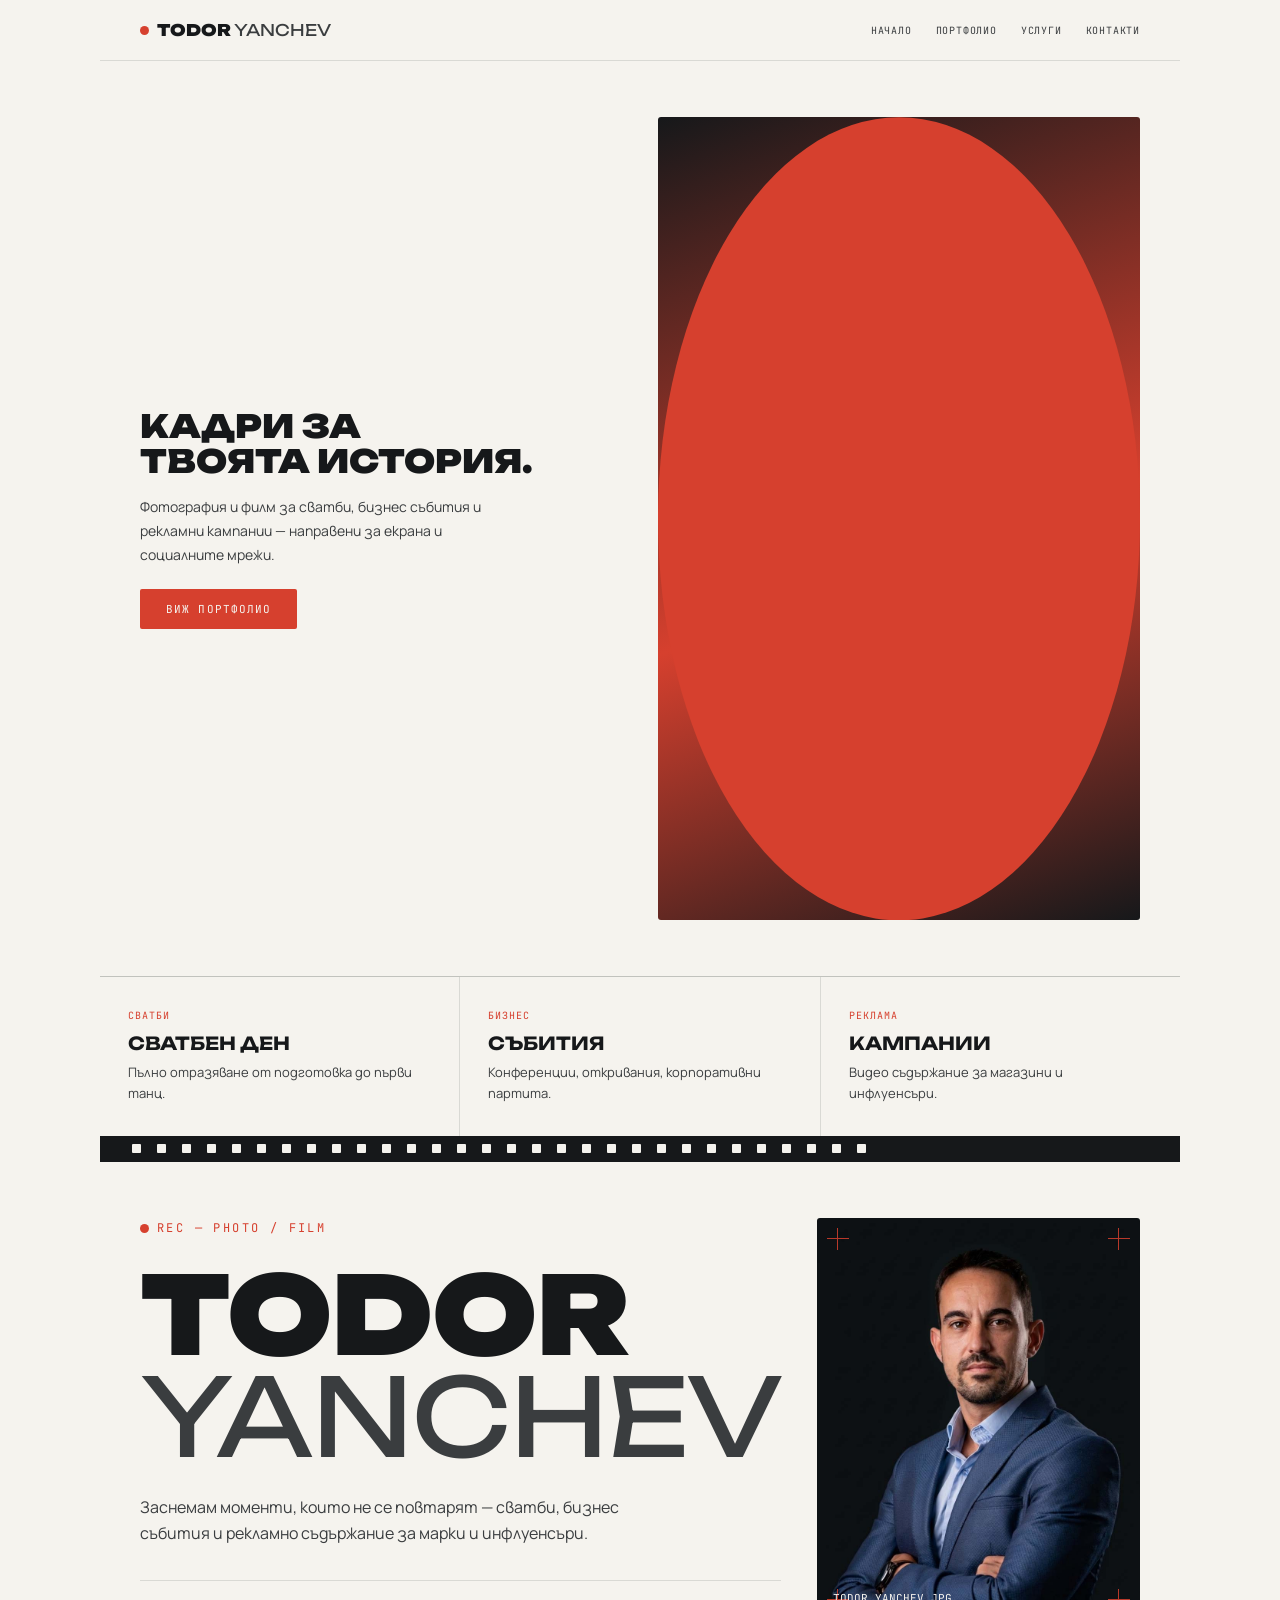
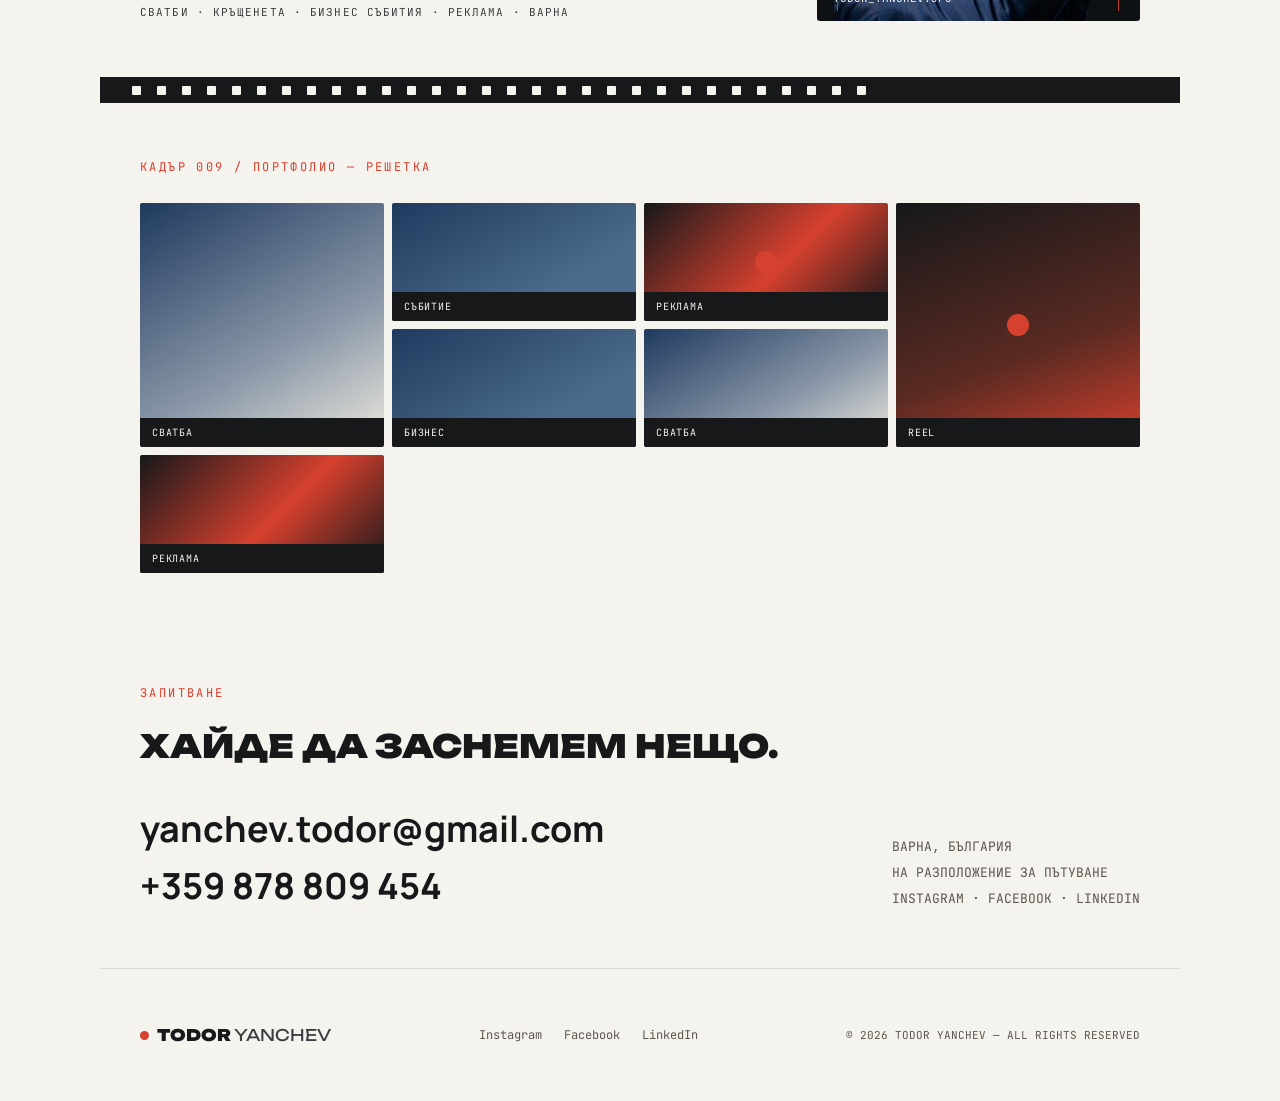
<file: todor-yanchev-website.html>
<!DOCTYPE html>
<html lang="bg">

<head>
  <meta charset="UTF-8">
  <meta name="viewport" content="width=device-width, initial-scale=1.0">
  <title>Todor Yanchev — Photography &amp; Videography</title>

  <!-- Preconnect & Clean Font Imports -->
  <link rel="preconnect" href="https://fonts.googleapis.com">
  <link rel="preconnect" href="https://fonts.gstatic.com" crossorigin>
  <link
    href="https://fonts.googleapis.com/css2?family=JetBrains+Mono:wght@400;500;600&family=Manrope:wght@400;500;600;700&family=Unbounded:wght@400;600;700;900&display=swap"
    rel="stylesheet">
  <link href="./style.css" rel="stylesheet">

</head>

<body>

  <div class="site">
    <div class="wrap">

      <!-- Navigation -->
      <nav class="site-nav">
        <div class="brand-logo">
          <span class="rec-dot"></span>
          Todor <span class="thin">&nbsp;YANCHEV</span>
        </div>
        <div class="links">
          <a href="#home">Начало</a>
          <a href="#portfolio">Портфолио</a>
          <a href="#services">Услуги</a>
          <a href="#contact">Контакти</a>
        </div>
      </nav>

      <main>
        <!-- Main Hero Section -->
        <section class="site-hero" id="home">
          <div>
            <h1>Кадри за<br>твоята история.</h1>
            <p>Фотография и филм за сватби, бизнес събития и рекламни кампании — направени за екрана и социалните мрежи.
            </p>
            <a href="#portfolio" class="cta">Виж портфолио</a>
          </div>
          <div class="visual">
            <div class="play">
              <iframe
                src="https://www.youtube.com/embed/BaR7aVOiDiM?autoplay=1&mute=1&controls=0&loop=1&playlist=BaR7aVOiDiM"
                title="YouTube Short" frameborder="0"
                allow="accelerometer; autoplay; clipboard-write; encrypted-media; gyroscope; picture-in-picture"
                allowfullscreen>
              </iframe>
            </div>
          </div>
        </section>

        <!-- Services Row -->
        <section class="services-row" id="services">
          <article class="service-cell">
            <div class="tag2">Сватби</div>
            <h3>Сватбен ден</h3>
            <p>Пълно отразяване от подготовка до първи танц.</p>
          </article>
          <article class="service-cell">
            <div class="tag2">Бизнес</div>
            <h3>Събития</h3>
            <p>Конференции, откривания, корпоративни партита.</p>
          </article>
          <article class="service-cell">
            <div class="tag2">Реклама</div>
            <h3>Кампании</h3>
            <p>Видео съдържание за магазини и инфлуенсъри.</p>
          </article>
        </section>

        <!-- Film Sprocket Divider -->
        <div class="sprocket" aria-hidden="true">
          <span></span><span></span><span></span><span></span><span></span><span></span><span></span><span></span><span></span><span></span>
          <span></span><span></span><span></span><span></span><span></span><span></span><span></span><span></span><span></span><span></span>
          <span></span><span></span><span></span><span></span><span></span><span></span><span></span><span></span><span></span><span></span>
        </div>

        <!-- Personal Brand Hero -->
        <section class="hero">
          <div>
            <div class="rec-line"><span class="rec-dot"></span>REC — Photo / Film</div>
            <div class="wordmark">TODOR<br><span class="thin">YANCHEV</span></div>
            <p class="subline">Заснемам моменти, които не се повтарят — сватби, бизнес събития и рекламно съдържание за
              марки и инфлуенсъри.</p>
            <div class="hero-tags">Сватби · Кръщенета · Бизнес събития · Реклама · Варна</div>
          </div>
          <div class="about-frame frame always">
            <span class="c tl"></span><span class="c tr"></span>
            <span class="c bl"></span><span class="c br"></span>
            <span class="tag">TODOR_YANCHEV.JPG</span>
          </div>
        </section>

        <!-- Film Sprocket Divider -->
        <div class="sprocket" aria-hidden="true">
          <span></span><span></span><span></span><span></span><span></span><span></span><span></span><span></span><span></span><span></span>
          <span></span><span></span><span></span><span></span><span></span><span></span><span></span><span></span><span></span><span></span>
          <span></span><span></span><span></span><span></span><span></span><span></span><span></span><span></span><span></span><span></span>
        </div>

        <!-- Portfolio Grid Section -->
        <section class="bordered" id="portfolio">
          <div class="frame-no">Кадър 009 / Портфолио — решетка</div>
          <div class="portfolio-grid">
            <div class="p-tile tall fr">
              <div class="ph wedding"></div>
              <div class="tag"><span>Сватба</span></div>
            </div>
            <div class="p-tile fr">
              <div class="ph event"></div>
              <div class="tag"><span>Събитие</span></div>
            </div>
            <div class="p-tile fr">
              <div class="ph commercial"></div>
              <div class="play" style="width:22px;height:22px;"></div>
              <div class="tag"><span>Реклама</span></div>
            </div>
            <div class="p-tile tall fr">
              <div class="ph reel"></div>
              <div class="play" style="width:22px;height:22px;"></div>
              <div class="tag"><span>Reel</span></div>
            </div>
            <div class="p-tile fr">
              <div class="ph event"></div>
              <div class="tag"><span>Бизнес</span></div>
            </div>
            <div class="p-tile fr">
              <div class="ph wedding"></div>
              <div class="tag"><span>Сватба</span></div>
            </div>
            <div class="p-tile fr">
              <div class="ph commercial"></div>
              <div class="tag"><span>Реклама</span></div>
            </div>
          </div>
        </section>

        <!-- Contact Section -->
        <section class="contact bordered" id="contact">
          <div class="eyebrow">Запитване</div>
          <h2 class="section-title">Хайде да заснемем нещо.</h2>
          <div class="contact-row">
            <div class="contact-links">
              <a href="mailto:yanchev.todor@gmail.com">yanchev.todor@gmail.com</a>
              <a href="tel:+359878809454">+359 878 809 454</a>
            </div>
            <div class="contact-meta">
              ВАРНА, БЪЛГАРИЯ<br>
              НА РАЗПОЛОЖЕНИЕ ЗА ПЪТУВАНЕ<br>
              INSTAGRAM · FACEBOOK · LINKEDIN
            </div>
          </div>
        </section>
      </main>

      <!-- Footer -->
      <footer>
        <div class="foot-row">
          <div class="brand-logo">
            <span class="rec-dot"></span>
            Todor <span class="thin">&nbsp;YANCHEV</span>
          </div>
          <div class="foot-links">
            <a href="#">Instagram</a>
            <a href="#">Facebook</a>
            <a href="#">LinkedIn</a>
          </div>
          <div class="copy">© 2026 TODOR YANCHEV — ALL RIGHTS RESERVED</div>
        </div>
      </footer>

    </div>
  </div>

</body>

</html>
</file>
<file: style.css>
/* 1. Reset & Global Variables */
*,
*::before,
*::after {
    box-sizing: border-box;
    margin: 0;
    padding: 0;
}

iframe {
    display: block;
    width: 100%;
    height: 100%;
    pointer-events: none;
}

:root {
    /* Color Palette */
    --paper: #F5F3EE;
    --paper-2: #EDE9DE;
    --ink: #16181A;
    --ink-soft: #3A3D3F;
    --rec: #D6402E;
    --navy: #1F3A5F;
    --line: rgba(22, 24, 26, 0.12);
    --stone: #5c574f;

    /* Typography */
    --font-display: 'Unbounded', sans-serif;
    --font-body: 'Manrope', sans-serif;
    --font-mono: 'JetBrains Mono', monospace;
}

body {
    background-color: var(--paper-2);
    color: var(--ink);
    font-family: var(--font-body);
    -webkit-font-smoothing: antialiased;
}

/* 2. Base Layout Components */
.wrap {
    max-width: 1080px;
    margin: 0 auto;
}

.site {
    background: var(--paper);
}

.bordered {
    padding: 56px 40px;
}

.thin {
    font-weight: 400;
    color: var(--ink-soft);
}

.rec-dot {
    display: inline-block;
    width: 9px;
    height: 9px;
    border-radius: 50%;
    background: var(--rec);
    margin-right: 8px;
    vertical-align: middle;
}

/* 3. Navigation */
.site-nav {
    display: flex;
    justify-content: space-between;
    align-items: center;
    padding: 20px 40px;
    border-bottom: 1px solid var(--line);
}

.brand-logo {
    display: flex;
    align-items: center;
    font-family: var(--font-display);
    font-weight: 900;
    font-size: 16px;
    text-transform: uppercase;
}

.site-nav .links {
    display: flex;
    gap: 24px;
    font-family: var(--font-mono);
    font-size: 10px;
    letter-spacing: 0.08em;
    color: var(--ink-soft);
    text-transform: uppercase;
}

.site-nav .links a {
    color: inherit;
    text-decoration: none;
    transition: color 0.2s;
}

.site-nav .links a:hover {
    color: var(--rec);
}

/* 4. Hero Section */
.site-hero {
    display: grid;
    grid-template-columns: 1fr 1fr;
    gap: 36px;
    padding: 56px 40px;
    align-items: center;
}

.site-hero h1 {
    font-family: var(--font-display);
    font-weight: 900;
    font-size: 32px;
    text-transform: uppercase;
    line-height: 1.1;
}

.site-hero p {
    font-size: 14px;
    color: var(--ink-soft);
    line-height: 1.7;
    margin-top: 16px;
    max-width: 380px;
}

.cta {
    display: inline-block;
    margin-top: 22px;
    font-family: var(--font-mono);
    font-size: 11px;
    letter-spacing: 0.1em;
    text-transform: uppercase;
    color: var(--paper);
    background: var(--rec);
    padding: 13px 26px;
    border-radius: 2px;
    text-decoration: none;
    transition: opacity 0.2s;
}

.cta:hover {
    opacity: 0.9;
}

.site-hero .visual {
    aspect-ratio: 3/5;
    position: relative;
    border-radius: 3px;
    overflow: hidden;
    background: linear-gradient(160deg, var(--ink), var(--rec) 55%, var(--ink));
}

/* 5. Services Section */
.services-row {
    display: grid;
    grid-template-columns: repeat(3, 1fr);
    gap: 1px;
    background: var(--line);
    border-top: 1px solid var(--line);
}

.service-cell {
    background: var(--paper);
    padding: 32px 28px;
}

.service-cell .tag2 {
    font-family: var(--font-mono);
    font-size: 10px;
    color: var(--rec);
    letter-spacing: 0.1em;
    text-transform: uppercase;
}

.service-cell h3 {
    font-family: var(--font-display);
    font-weight: 700;
    font-size: 18px;
    margin-top: 10px;
    text-transform: uppercase;
}

.service-cell p {
    font-size: 13px;
    color: var(--ink-soft);
    margin-top: 8px;
    line-height: 1.6;
}

/* 6. Film Roll / Sprocket Separator */
.sprocket {
    height: 26px;
    background: var(--ink);
    display: flex;
    align-items: center;
    gap: 16px;
    overflow: hidden;
    padding: 0 32px;
}

.sprocket span {
    width: 9px;
    height: 9px;
    background: var(--paper);
    flex-shrink: 0;
    border-radius: 1px;
}

/* 7. Secondary Hero / About Intro */
.hero {
    display: grid;
    grid-template-columns: 1fr 1fr;
    gap: 36px;
    padding: 56px 40px;
    align-items: center;
}

.hero .rec-line {
    font-family: var(--font-mono);
    font-size: 12px;
    letter-spacing: 0.2em;
    text-transform: uppercase;
    color: var(--rec);
    margin-bottom: 28px;
}

.wordmark {
    font-family: var(--font-display);
    font-weight: 900;
    font-size: clamp(42px, 9vw, 108px);
    line-height: 0.95;
    letter-spacing: -0.01em;
    color: var(--ink);
    text-transform: uppercase;
}

.subline {
    font-size: 16px;
    color: var(--ink-soft);
    margin-top: 26px;
    max-width: 480px;
    line-height: 1.6;
}

.hero-tags {
    font-family: var(--font-mono);
    font-size: 11px;
    letter-spacing: 0.1em;
    text-transform: uppercase;
    color: var(--ink-soft);
    margin-top: 34px;
    padding-top: 24px;
    border-top: 1px solid var(--line);
}

.about-frame {
    aspect-ratio: 4 / 5;
    position: relative;
    border-radius: 3px;
    background: #17181B url('/ty.jpg') center/cover no-repeat;
}

.about-frame .tag {
    position: absolute;
    bottom: 16px;
    left: 16px;
    font-family: var(--font-mono);
    font-size: 11px;
    color: var(--paper);
}

/* Frame Target Corners */
.frame {
    position: relative;
}

.frame .c {
    position: absolute;
    width: 22px;
    height: 22px;
    opacity: 0;
    transition: opacity 0.35s ease;
}

.frame .c::before {
    content: '';
    position: absolute;
    top: 10px;
    left: 0;
    width: 22px;
    height: 1px;
    background: var(--rec);
}

.frame .c::after {
    content: '';
    position: absolute;
    left: 10px;
    top: 0;
    width: 1px;
    height: 22px;
    background: var(--rec);
}

.frame .c.tl {
    top: 10px;
    left: 10px;
}

.frame .c.tr {
    top: 10px;
    right: 10px;
}

.frame .c.bl {
    bottom: 10px;
    left: 10px;
}

.frame .c.br {
    bottom: 10px;
    right: 10px;
}

.frame.always .c,
.frame:hover .c,
.frame:focus-within .c {
    opacity: 0.85;
}

/* 8. Portfolio Section */
.frame-no {
    font-family: var(--font-mono);
    font-size: 12px;
    letter-spacing: 0.2em;
    text-transform: uppercase;
    color: var(--rec);
    margin-bottom: 28px;
}

.portfolio-grid {
    display: grid;
    grid-template-columns: repeat(4, 1fr);
    grid-auto-rows: 118px;
    gap: 8px;
}

.p-tile {
    position: relative;
    border-radius: 2px;
    overflow: hidden;
}

.p-tile.tall {
    grid-row: span 2;
}

.fr {
    position: relative;
}

.fr .tag {
    position: absolute;
    bottom: 0;
    left: 0;
    right: 0;
    background: var(--ink);
    color: var(--paper);
    font-family: var(--font-mono);
    font-size: 10px;
    letter-spacing: 0.08em;
    padding: 8px 12px;
    display: flex;
    justify-content: space-between;
    text-transform: uppercase;
}

.ph {
    width: 100%;
    height: 100%;
}

.ph.wedding {
    background: linear-gradient(150deg, var(--navy), #8a97a8 60%, var(--paper-2));
}

.ph.event {
    background: linear-gradient(150deg, #1F3A5F, #4c6b8a 70%);
}

.ph.commercial {
    background: linear-gradient(135deg, var(--ink), var(--rec) 55%, var(--ink));
}

.ph.reel {
    background: linear-gradient(160deg, var(--ink), #5a2a22 60%, var(--rec));
}

.play {
    position: absolute;
    top: 50%;
    left: 50%;
    transform: translate(-50%, -50%);
    width: 100%;
    height: 100%;
    border-radius: 50%;
    background: var(--rec);
    display: flex;
    align-items: center;
    justify-content: center;
}



/* 9. Contact Section */
.contact {
    background: var(--paper);
    color: var(--ink);
}

.eyebrow {
    font-family: var(--font-mono);
    font-size: 12px;
    letter-spacing: 0.2em;
    text-transform: uppercase;
    color: var(--rec);
    margin-bottom: 28px;
}

.contact .section-title {
    font-family: var(--font-display);
    font-weight: 900;
    font-size: 32px;
    text-transform: uppercase;
    line-height: 1.1;
}

.contact-row {
    display: flex;
    justify-content: space-between;
    align-items: flex-end;
    gap: 40px;
    flex-wrap: wrap;
    margin-top: 40px;
}

.contact-links {
    display: flex;
    flex-direction: column;
    gap: 6px;
}

.contact-links a {
    text-decoration: none;
    color: var(--ink);
    font-family: var(--font-body);
    font-weight: 700;
    font-size: clamp(24px, 3.5vw, 36px);
    border-bottom: 2px solid transparent;
    width: fit-content;
    transition: border-color 0.2s;
}

.contact-links a:hover {
    border-color: var(--rec);
}

.contact-meta {
    font-family: var(--font-mono);
    font-size: 13px;
    color: var(--stone);
    line-height: 2;
}

/* 10. Footer */
footer {
    padding: 56px 40px;
    border-top: 1px solid var(--line);
}

.foot-row {
    display: flex;
    justify-content: space-between;
    align-items: center;
    flex-wrap: wrap;
    gap: 16px;
}

.foot-links {
    display: flex;
    gap: 22px;
}

.foot-links a {
    font-family: var(--font-mono);
    font-size: 12px;
    color: var(--stone);
    text-decoration: none;
    transition: color 0.2s;
}

.foot-links a:hover {
    color: var(--ink);
}

.copy {
    font-family: var(--font-mono);
    font-size: 11px;
    color: var(--stone);
}
</file>
